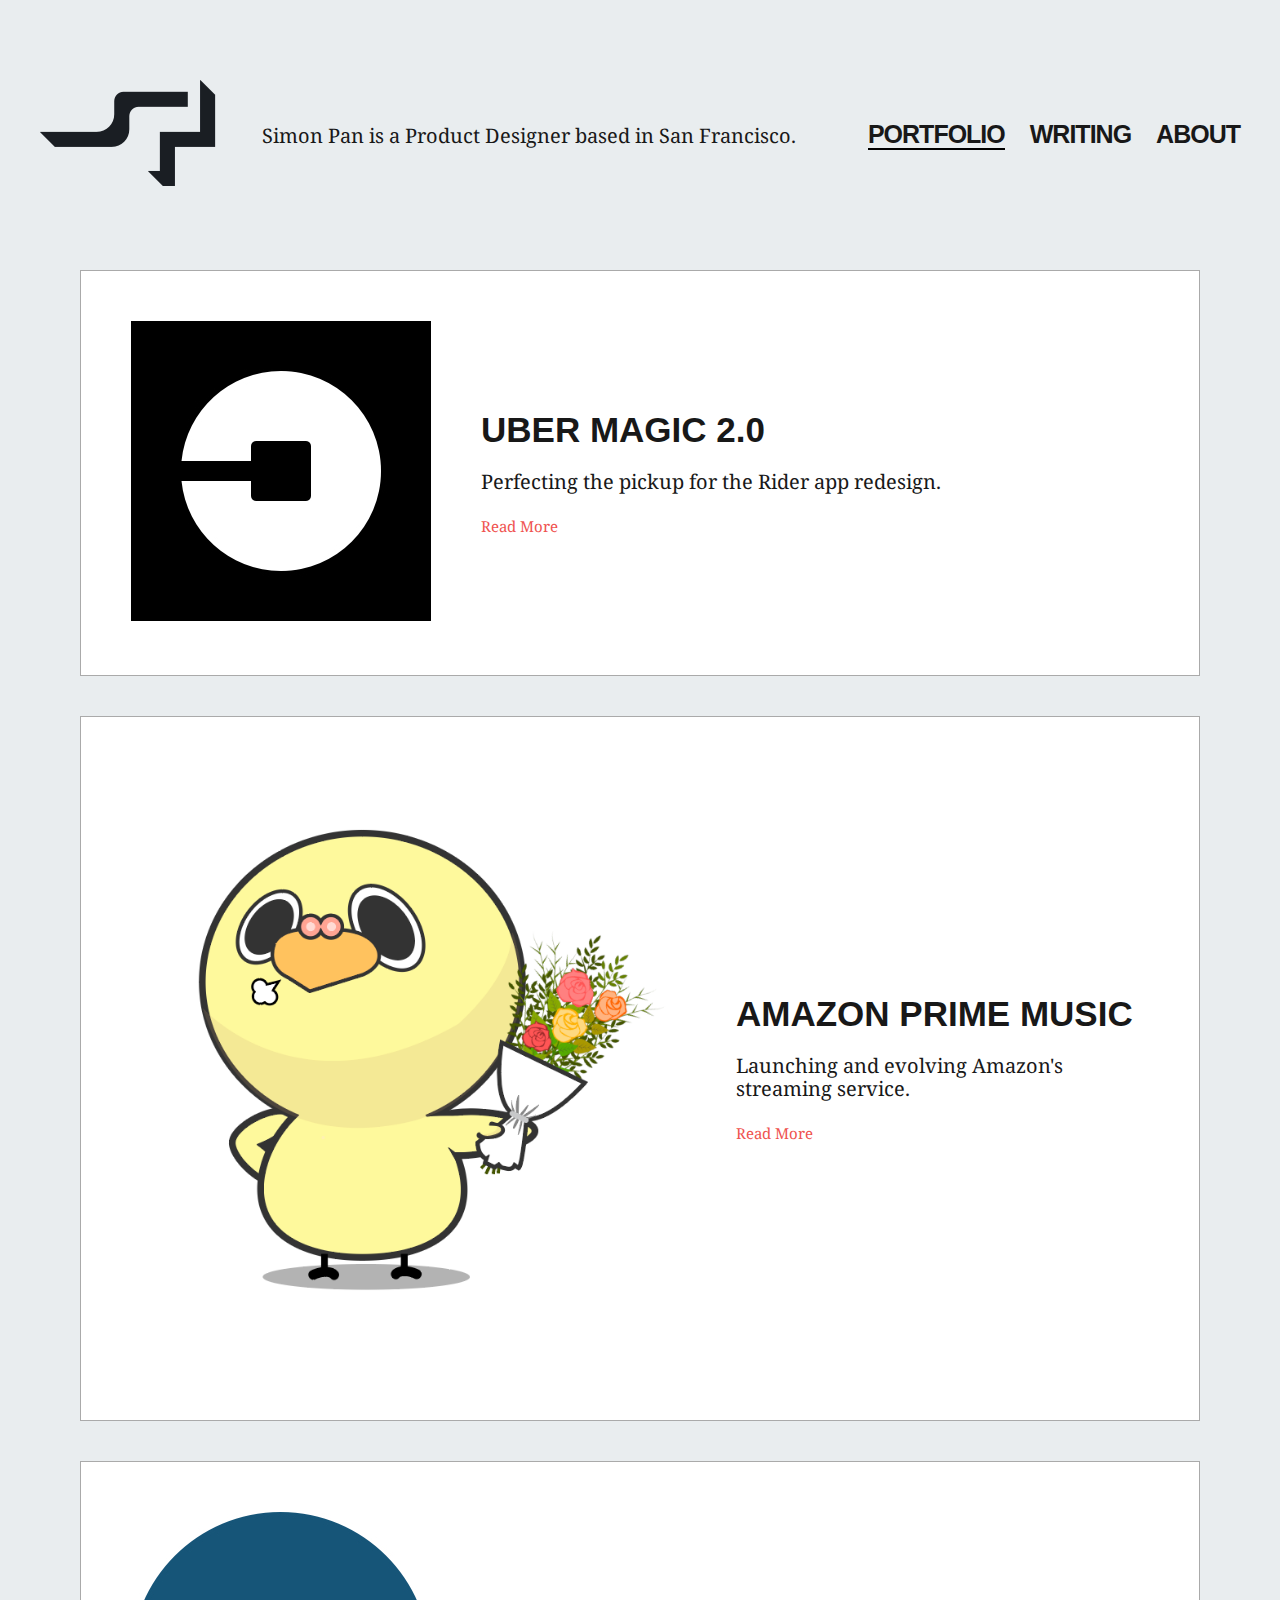
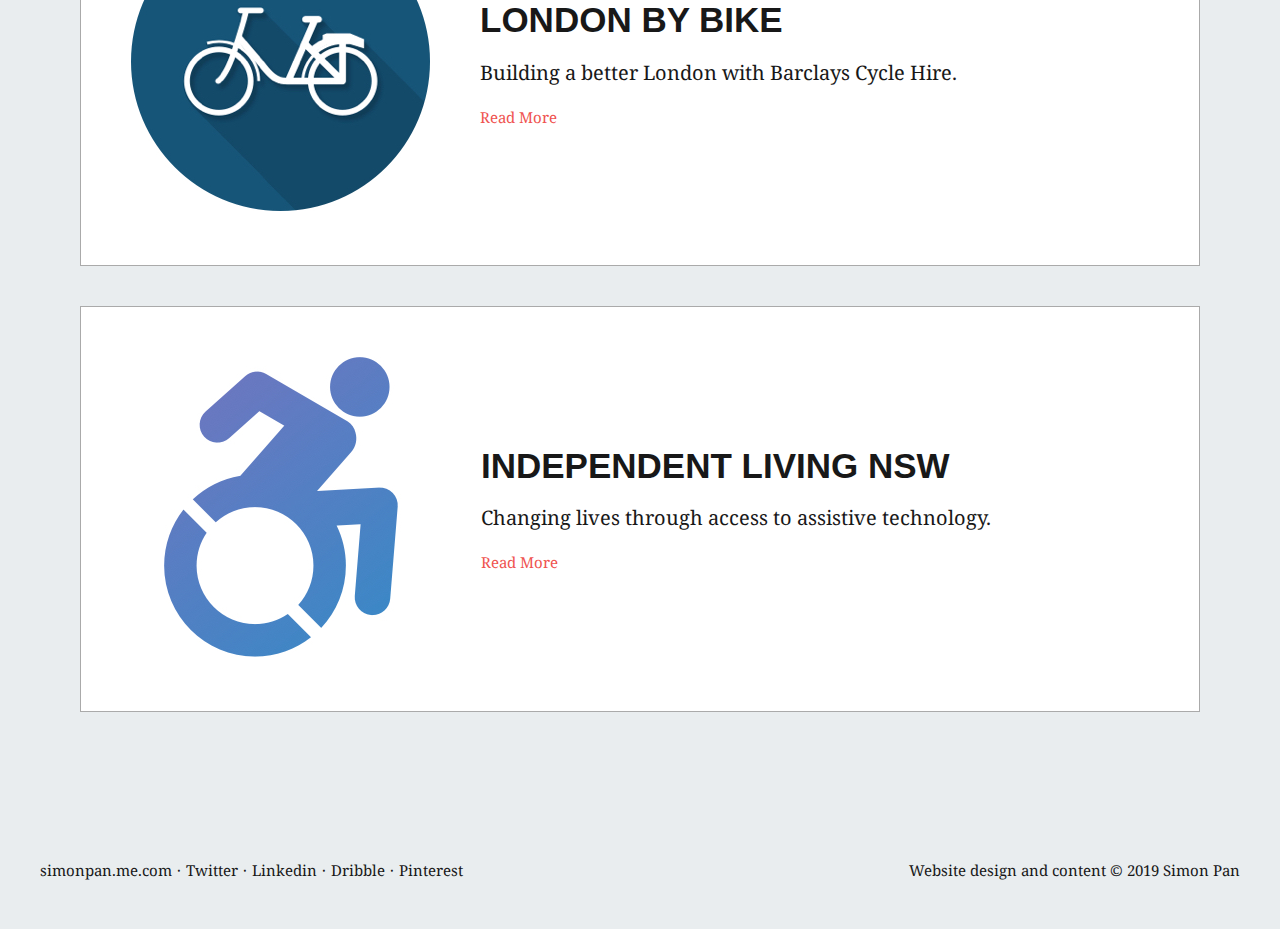
<file: index.html>
<!DOCTYPE html>
<html lang="en">
  <head>
    <meta charset="UTF-8" />
    <meta name="viewport" content="width=device-width, initial-scale=1.0" />
    <meta http-equiv="X-UA-Compatible" content="ie=edge" />
    <title>User Experience Design Portfolio of Simon Pan</title>
    <link rel="stylesheet" href="CSS/style.css">
  </head>
  <body>
<div class="container">
    <header class="header">
      <h1 class="logo">
        <a href="index.html"><img src="img/sp-logo.png" alt="Simon Pan"/></a>
      </h1>
      <p class="introduce">
        Simon Pan is a Product Designer based in San Francisco.
      </p>
      <nav class="navigation">
        <h2 class="readable-hidden">Site navigation</h2>
        <ul class="menu">
          <li class="is-act"><a href="#">PORTFOLIO</a></li>
          <li><a href="#">WRITING</a></li>
          <li><a href="#">ABOUT</a></li>
        </ul>
      </nav>
    </header>
    <section class="product uber clearfix">
      <figure class="thumbnail">
        <img src="img/uber.jpg" alt="" />
      </figure>
      <div class="wrapper">
        <h2 class="subject">Uber magic 2.0</h2>
        <p class="summary">Perfecting the pickup for the Rider app redesign.</p>
        <a class="more" href="uber.html">Read More</a>
      </div>
    </section>
    <section class="product amazon clearfix">
      <figure class="thumbnail">
        <img src="img/inggo.png" alt="" />
      </figure>
      <div class="wrapper">
        <h2 class="subject">Amazon Prime Music</h2>
        <p class="summary">
          Launching and evolving Amazon's streaming service.
        </p>
        <a class="more" href="amazon.html">Read More</a>
      </div>
    </section>
    <section class="product bike clearfix">
      <figure class="thumbnail">
        <img src="img/bikes.jpg" alt="" />
      </figure>
      <div class="wrapper">
        <h2 class="subject">London By Bike</h2>
        <p class="summary">
          Building a better London with Barclays Cycle Hire.
        </p>
        <a class="more" href="#">Read More</a>
      </div>
    </section>
 <section class="product NSW clearfix">
      <figure class="thumbnail">
        <img src="img/ilcnsw.jpg" alt="" />
      </figure>
      <div class="wrapper">
        <h2 class="subject">Independent Living NSW</h2>
        <p class="summary">
          Changing lives through access to assistive technology.
        </p>
        <a class="more" href="#">Read More</a>
      </div>
 </section>
    <footer class="footer">
      <address class="email">
        <a href="mailto:simonpan.me.com">simonpan.me.com</a>
      </address>
      <ul class="sns">
        <li><a href="#">Twitter</a></li>
        <li><a href="#">Linkedin</a></li>
        <li><a href="#">Dribble</a></li>
        <li><a href="#">Pinterest</a></li>
      </ul>
      <small class="copyright">
        Website design and content &copy; 2019 Simon Pan
      </small>
      </div>
    </footer>
  </body>
</html>
</file>
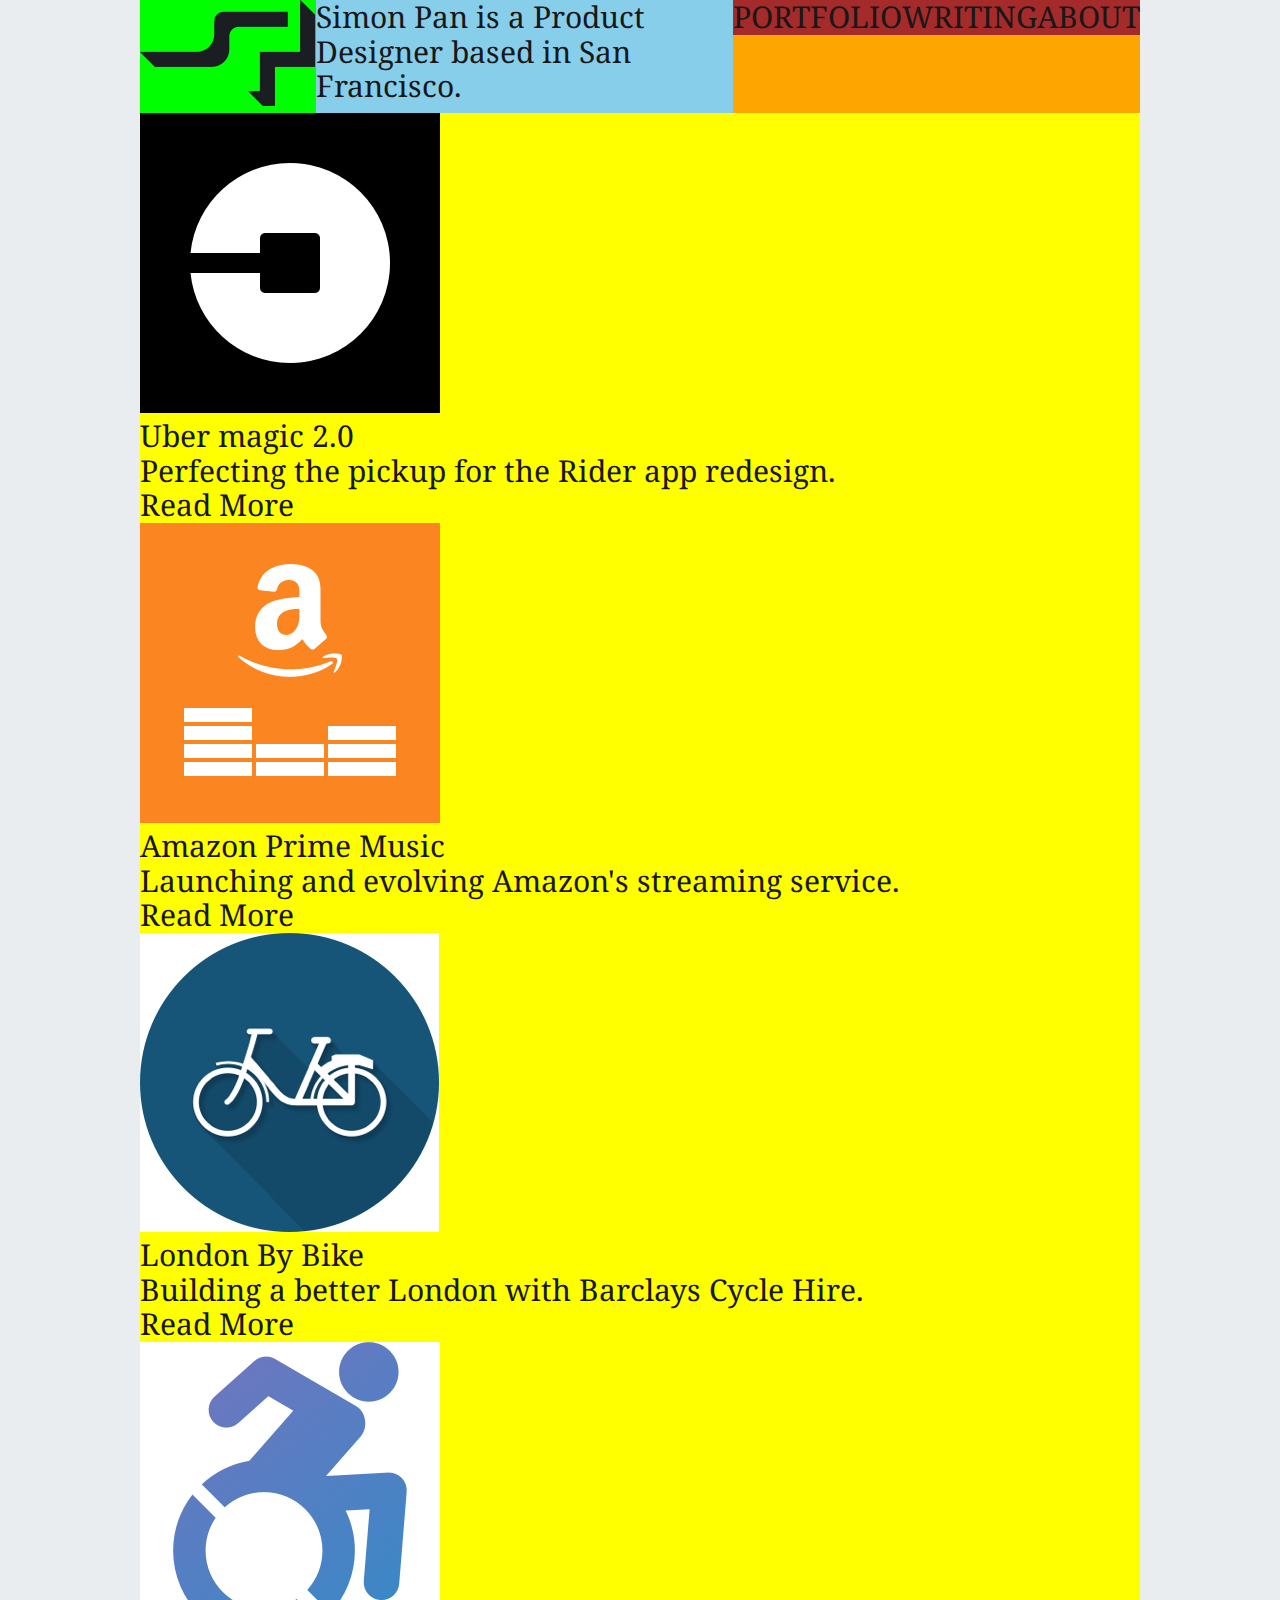
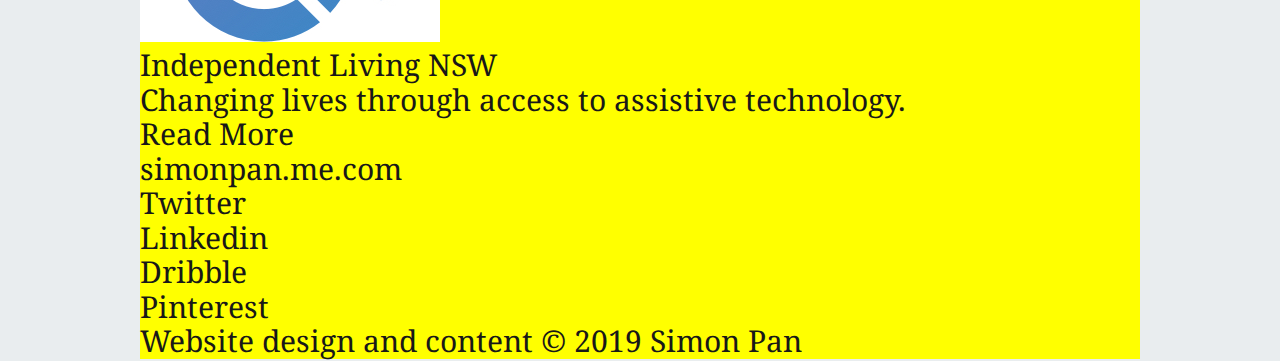
<file: img/User Experience Design Portfolio of Simon Pan.htm>
<!DOCTYPE html>
<!-- saved from url=(0032)http://127.0.0.1:5500/index.html -->
<html lang="en"><head><meta http-equiv="Content-Type" content="text/html; charset=UTF-8">
    
    <meta name="viewport" content="width=device-width, initial-scale=1.0">
    <meta http-equiv="X-UA-Compatible" content="ie=edge">
    <title>User Experience Design Portfolio of Simon Pan</title>
    
  <link rel="stylesheet" href="./User Experience Design Portfolio of Simon Pan_files/style.css"></head>
  <body cz-shortcut-listen="true">
<div class="container">
    <header class="header">
      <h1 class="logo">
        <a href="http://127.0.0.1:5500/index.html"><img src="./User Experience Design Portfolio of Simon Pan_files/sp-logo.png" alt="Simon Pan"></a>
      </h1>
      <p class="introduce">
        Simon Pan is a Product Designer based in San Francisco.
      </p>
      <nav class="navigation">
        <h2 class="readable-hidden">Site navigation</h2>
        <ul class="menu">
          <li><a href="http://127.0.0.1:5500/index.html#">PORTFOLIO</a></li>
          <li><a href="http://127.0.0.1:5500/index.html#">WRITING</a></li>
          <li><a href="http://127.0.0.1:5500/index.html#">ABOUT</a></li>
        </ul>
      </nav>
    </header>
    <section class="product uber">
      <figure class="thumbnail">
        <img src="./User Experience Design Portfolio of Simon Pan_files/uber.jpg" alt="">
      </figure>
      <div class="wrapper">
        <h2 class="subject">Uber magic 2.0</h2>
        <p class="summary">Perfecting the pickup for the Rider app redesign.</p>
        <a class="more" href="http://127.0.0.1:5500/index.html#">Read More</a>
      </div>
    </section>
    <section class="product amazon">
      <figure class="thumbnail">
        <img src="./User Experience Design Portfolio of Simon Pan_files/prime.jpg" alt="">
      </figure>
      <div class="wrapper">
        <h2 class="subject">Amazon Prime Music</h2>
        <p class="summary">
          Launching and evolving Amazon's streaming service.
        </p>
        <a class="more" href="http://127.0.0.1:5500/index.html#">Read More</a>
      </div>
    </section>
    <section class="product bike">
      <figure class="thumbnail">
        <img src="./User Experience Design Portfolio of Simon Pan_files/bikes.jpg" alt="">
      </figure>
      <div class="wrapper">
        <h2 class="subject">London By Bike</h2>
        <p class="summary">
          Building a better London with Barclays Cycle Hire.
        </p>
        <a class="more" href="http://127.0.0.1:5500/index.html#">Read More</a>
      </div>
    </section>
 <section class="product NSW">
      <figure class="thumbnail">
        <img src="./User Experience Design Portfolio of Simon Pan_files/ilcnsw.jpg" alt="">
      </figure>
      <div class="wrapper">
        <h2 class="subject">Independent Living NSW</h2>
        <p class="summary">
          Changing lives through access to assistive technology.
        </p>
        <a class="more" href="http://127.0.0.1:5500/index.html#">Read More</a>
      </div>
 </section>
    <footer class="footer">
      <address class="email">
        <a href="mailto:simonpan.me.com">simonpan.me.com</a>
      </address>
      <ul class="sns">
        <li><a href="http://127.0.0.1:5500/index.html#">Twitter</a></li>
        <li><a href="http://127.0.0.1:5500/index.html#">Linkedin</a></li>
        <li><a href="http://127.0.0.1:5500/index.html#">Dribble</a></li>
        <li><a href="http://127.0.0.1:5500/index.html#">Pinterest</a></li>
      </ul>
      <small class="copyright">
        Website design and content © 2019 Simon Pan
      </small>
      </footer></div>
    
  <!-- Code injected by live-server -->
<script type="text/javascript">
	// <![CDATA[  <-- For SVG support
	if ('WebSocket' in window) {
		(function () {
			function refreshCSS() {
				var sheets = [].slice.call(document.getElementsByTagName("link"));
				var head = document.getElementsByTagName("head")[0];
				for (var i = 0; i < sheets.length; ++i) {
					var elem = sheets[i];
					var parent = elem.parentElement || head;
					parent.removeChild(elem);
					var rel = elem.rel;
					if (elem.href && typeof rel != "string" || rel.length == 0 || rel.toLowerCase() == "stylesheet") {
						var url = elem.href.replace(/(&|\?)_cacheOverride=\d+/, '');
						elem.href = url + (url.indexOf('?') >= 0 ? '&' : '?') + '_cacheOverride=' + (new Date().valueOf());
					}
					parent.appendChild(elem);
				}
			}
			var protocol = window.location.protocol === 'http:' ? 'ws://' : 'wss://';
			var address = protocol + window.location.host + window.location.pathname + '/ws';
			var socket = new WebSocket(address);
			socket.onmessage = function (msg) {
				if (msg.data == 'reload') window.location.reload();
				else if (msg.data == 'refreshcss') refreshCSS();
			};
			if (sessionStorage && !sessionStorage.getItem('IsThisFirstTime_Log_From_LiveServer')) {
				console.log('Live reload enabled.');
				sessionStorage.setItem('IsThisFirstTime_Log_From_LiveServer', true);
			}
		})();
	}
	else {
		console.error('Upgrade your browser. This Browser is NOT supported WebSocket for Live-Reloading.');
	}
	// ]]>
</script>

</body></html>
</file>
<file: CSS/style.css>
@charset "utf-8";
@import url("https://spoqa.github.io/spoqa-han-sans/css/SpoqaHanSans-kr.css");
@import url('https://fonts.googleapis.com/css?family=Noto+Serif:400,700');
*, *::before, *::after{
	box-sizing: border-box;
}
::selection {
  color: #f3f5f6; 
  background: #ef5350;;
}
.readable-hidden{
	position: absolute;
	width: 1px;
	height: 1px;
	overflow: hidden;
	margin: -1px;
	clip: rect(0,0,0,0);
	visibility: hidden;
}
.clearfix::after{
	content: "";
	display: block;
	clear: both;
}
html, body, div, span, applet, object, iframe,
h1, h2, h3, h4, h5, h6, p, blockquote, pre,
a, abbr, acronym, address, big, cite, code,
del, dfn, em, img, ins, kbd, q, s, samp,
small, strike, strong, sub, sup, tt, var,
b, u, i, center,
dl, dt, dd, ol, ul, li,
fieldset, form, label, legend,
table, caption, tbody, tfoot, thead, tr, th, td,
article, aside, canvas, details, embed, 
figure, figcaption, footer, header, hgroup, 
menu, nav, output, ruby, section, summary,
time, mark, audio, video {
	margin: 0;
	padding: 0;
	border: 0;
	font-size: 100%;
	font: inherit;
	vertical-align: baseline;
}
/* HTML5 display-role reset for older browsers */
article, aside, details, figcaption, figure, 
footer, header, hgroup, menu, nav, section {
	display: block;
}
ol, ul {
	list-style: none;
}
blockquote, q {
	quotes: none;
}
blockquote:before, blockquote:after,
q:before, q:after {
	content: '';
	content: none;
}
table {
	border-collapse: collapse;
	border-spacing: 0;
}
a{
  color: inherit;
  text-decoration: none;
}
html{
  font-size: 10px;
}
body{
  font-family: 'Noto Serif', serif;
  font-weight: 400;
  line-height: 1.15;
  color: #181818;
  background-color: #e9edef;
  font-size: 2rem;
  /* background-image: linear-gradient(-45deg,red, green); */
}
/* responsive 이미지 */
img{
	max-width: 100%;
	height: auto;
}
.container{
	width: 1200px;
	margin: 0 auto;
}
/* 헤더 */
.header{
	display: flex;
	flex-direction: row;
	justify-content: space-between;
	align-items: center;
	margin: 80px 0;
}
/* 메인 메뉴 */
.menu{
	display: flex;
}
.menu li{
	font-size: 2.5rem;
	font-family: 'Spoqa Han Sans', sans-serif;
	font-weight: 700;
	text-transform: uppercase;
	margin-left: 1em;
	letter-spacing: -1px;
}
.menu .is-act{
	border-bottom: 2px solid #000;
}
/* 포트폴리오 섹션 */
.product{
	background-color: #fff;
	border: 1px solid #aaa;
	padding: 50px;
	margin: 40px;
	display: flex;
	align-items: center;
}
/* 플로트를 활용한 레이아웃 */
/* .product .wrapper{
	float: left;
} */
/* flex를 활용한 레이아웃 */
.thumbnail{
	margin-right: 50px;
}
.product .subject{
	font-family: 'Spoqa Han Sans', sans-serif;
	font-weight: 700;
	text-transform: uppercase;
	font-size: 3.5rem;
}
.product .summary{
	margin: 1em 0;
}
.product .more{
	color: #ef5350;
	font-size: 1.5rem;
}
/* 푸터 */
.footer{
	margin: 150px 0 50px;
	font-size: 1.5rem;
	display: flex;
}
.sns{
	display: flex;
}
.sns li::before{
	content: "·";
	margin: 0 5px;
}
.copyright{
	margin-left: auto;
}
/* portfolio 공통 */
.portfolio{
	text-align: center;
	font-size: 3rem;
}
.light{
	background-color: #fff;
	padding: 1em 2em;
}
.gray{
	background-color: #999;
	color: #000;
	padding: 1em 2em;
}
.dark{
	background-color: #1a1e23;
	color: #f3f5f6;
	padding: 1em 2em;
}
.dark .comment{
	color: #aaa;
	font-size: 2rem;
	font-style: italic;
}
.portfolio .title{
	font-size: 5rem;
	font-family: "Spoqa Han Sans";
	font-weight: 700;
	padding: 1em 0;
	text-transform: uppercase;
}
.portfolio .small{
	font-size: 1.5rem;
	font-size: 2rem;
}
.portfolio .regular{
	font-size: 2.5rem;
}
.portfolio .medium{
	font-size: 4rem;
}
.portfolio .wrapper{
	width: 750px;
	margin: 0 auto;
	text-align: left;
}
.portfolio p{
	font-size: 3rem;
	margin: 1.5em 0;
	line-height: 2;
}
.portfolio .thumbnail{
	width: 100%;
	font-size: 1.5rem;
}
.portfolio ol{
	list-style-type: decimal;
	padding-left: 50px;
}
.portfolio li{
	margin: 1em 0;
}
.next-portfolio{
	padding: 4em 3em;
	display: flex;
	justify-content: space-between;
}
.next-title{
	color: #aaa;
	text-transform: uppercase;
	font-family: "Spoqa Han Sans";
	font-weight: 700;
}
.next-portfolio a{
	color: #ef5350;
}
.next-portfolio a::after{
	content: " →"
}
</file>
<file: img/User Experience Design Portfolio of Simon Pan_files/style.css>
@charset "utf-8";
@import url("https://spoqa.github.io/spoqa-han-sans/css/SpoqaHanSans-kr.css");
@import url('https://fonts.googleapis.com/css?family=Noto+Serif:400,700');
*, *::before, *::after{
    box-sizing: border-box;
}
.readable-hidden{
 position: absolute;
 width: 1px;
 height: 1px;
 overflow: hidden;
 margin: -1px;  
 clip: rect(0,0,0,0);
 visibility: hidden;    
}
html, body, div, span, applet, object, iframe,
h1, h2, h3, h4, h5, h6, p, blockquote, pre,
a, abbr, acronym, address, big, cite, code,
del, dfn, em, img, ins, kbd, q, s, samp,
small, strike, strong, sub, sup, tt, var,
b, u, i, center,
dl, dt, dd, ol, ul, li,
fieldset, form, label, legend,
table, caption, tbody, tfoot, thead, tr, th, td,
article, aside, canvas, details, embed, 
figure, figcaption, footer, header, hgroup, 
menu, nav, output, ruby, section, summary,
time, mark, audio, video {
	margin: 0;
	padding: 0;
	border: 0;
	font-size: 100%;
	font: inherit;
	vertical-align: baseline;
}
/* HTML5 display-role reset for older browsers */
article, aside, details, figcaption, figure, 
footer, header, hgroup, menu, nav, section {
	display: block;
}
body {
	line-height: 1;
}
ol, ul {
	list-style: none;
}
blockquote, q {
	quotes: none;
}
blockquote:before, blockquote:after,
q:before, q:after {
	content: '';
	content: none;
}
table {
	border-collapse: collapse;
	border-spacing: 0;
}
a{
    color: inherit;
    text-decoration: none;
}
html{
    font-size: 15px
}
body{
    font-family: 'Noto Serif', serif;
    font-weight: 400; 
    line-height: 1.15;
    color: #181818; 
    background-color: #e9edef;    
    font-size: 2rem;
    /* background-image: linear-Gradient(red,green); */
}
.container{
    background-color: yellow;   
    width: 1000px;
    margin: 0 auto;
}
/* 헤더  */
.header{
    background-color: pink;
    display: flex;
    flex-direction: row;
    justify-content: space-between;
}
/* 로고 */
.logo{
        background-color: lime;
}
/* 소개하기 */
.introduce{
    background-color: skyblue;
}
/* 메인메뉴 */
.navigation{
    background-color: orange;
}
.menu{
    background-color: silver;
    display: flex; 
}
.menu li{
    background-color: brown;
}
</file>
